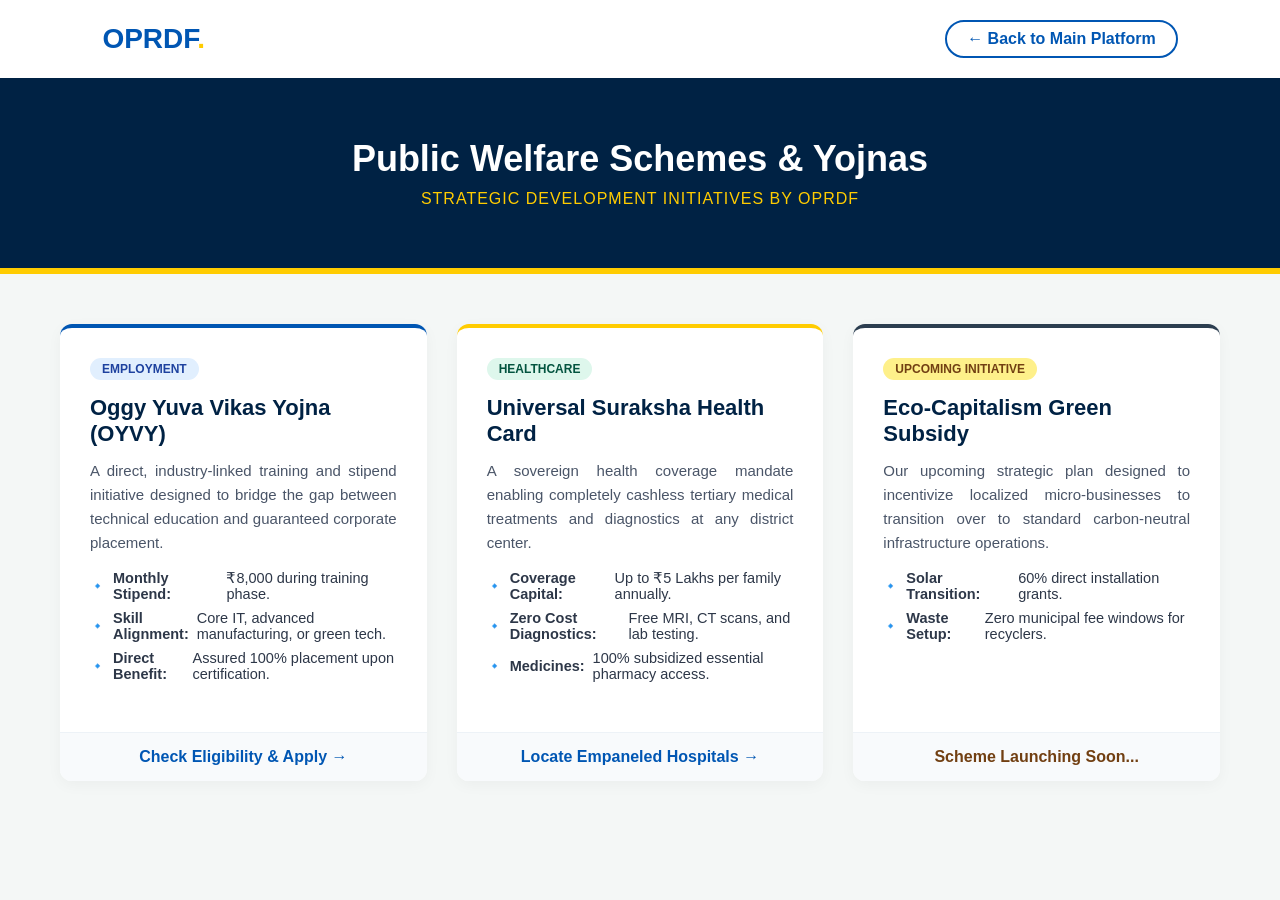
<file: schemes.html>
<!DOCTYPE html>
<html lang="en">
<head>
    <meta charset="UTF-8">
    <meta name="viewport" content="width=device-width, initial-scale=1.0">
    <title>OPRDF - Official Development Schemes & Yojnas</title>
    <style>
        * { margin: 0; padding: 0; box-sizing: border-box; font-family: 'Segoe UI', Arial, sans-serif; }
        body { background: #f4f7f6; color: #2c3e50; padding-bottom: 60px; }
        
        /* Matching Your Party Header Branding */
        header { background: #ffffff; padding: 20px 8%; display: flex; justify-content: space-between; align-items: center; box-shadow: 0 4px 12px rgba(0,0,0,0.06); }
        .logo { font-size: 28px; font-weight: 800; color: #0056b3; text-decoration: none; }
        .logo span { color: #ffcc00; }
        .back-home { color: #0056b3; font-weight: 700; text-decoration: none; border: 2px solid #0056b3; padding: 8px 20px; border-radius: 20px; transition: 0.3s; }
        .back-home:hover { background: #0056b3; color: white; }

        /* Page Banner */
        .page-title-banner { background: #002244; color: white; padding: 60px 8%; text-align: center; border-bottom: 6px solid #ffcc00; }
        .page-title-banner h1 { font-size: 36px; font-weight: 800; margin-bottom: 10px; }
        .page-title-banner p { color: #ffcc00; font-size: 16px; letter-spacing: 1px; text-transform: uppercase; }

        /* Schemes Grid System */
        .schemes-container { max-width: 1200px; margin: 50px auto; padding: 0 20px; }
        .schemes-grid { display: grid; grid-template-columns: repeat(auto-fit, minmax(320px, 1fr)); gap: 30px; }
        
        /* Individual Scheme Card Layout */
        .scheme-card { background: white; border-radius: 12px; box-shadow: 0 4px 15px rgba(0,0,0,0.04); overflow: hidden; border-top: 4px solid #0056b3; display: flex; flex-direction: column; justify-content: space-between; transition: 0.3s; }
        .scheme-card:hover { transform: translateY(-5px); box-shadow: 0 10px 25px rgba(0,0,0,0.08); }
        .scheme-content { padding: 30px; }
        .scheme-tag { display: inline-block; background: #e1effe; color: #03543f; font-size: 12px; font-weight: 700; padding: 4px 12px; border-radius: 20px; margin-bottom: 15px; text-transform: uppercase; }
        .scheme-card h3 { color: #002244; font-size: 22px; margin-bottom: 12px; font-weight: 700; }
        .scheme-card p { color: #4a5568; font-size: 15px; line-height: 1.6; text-align: justify; margin-bottom: 15px; }
        
        /* Benefit Bullet Points */
        .benefits-list { list-style: none; margin-bottom: 20px; }
        .benefits-list li { font-size: 14.5px; color: #2d3748; margin-bottom: 8px; display: flex; align-items: center; gap: 8px; }
        .benefits-list li::before { content: "🔹"; font-size: 12px; }

        /* Redirect Action Button */
        .scheme-btn { display: block; text-align: center; background: #f8fafc; color: #0056b3; padding: 15px; font-weight: 700; text-decoration: none; border-top: 1px solid #edf2f7; transition: 0.3s; }
        .scheme-btn:hover { background: #0056b3; color: white; }
    </style>
</head>
<body>

    <!-- Top Navigation Bar -->
    <header>
        <a href="index.html" class="logo">OPRDF<span>.</span></a>
        <a href="index.html" class="back-home">← Back to Main Platform</a>
    </header>

    <!-- Scheme Central Hub Title -->
    <div class="page-title-banner">
        <h1>Public Welfare Schemes & Yojnas</h1>
        <p>Strategic Development Initiatives by OPRDF</p>
    </div>

    <!-- Live Schemes Dashboard Matrix -->
    <div class="schemes-container">
        <div class="schemes-grid">

            <!-- YOJNA 1: YOUTH EMPLOYMENT -->
            <div class="scheme-card">
                <div class="scheme-content">
                    <span class="scheme-tag" style="background: #e1effe; color: #1e429f;">Employment</span>
                    <h3>Oggy Yuva Vikas Yojna (OYVY)</h3>
                    <p>A direct, industry-linked training and stipend initiative designed to bridge the gap between technical education and guaranteed corporate placement.</p>
                    <ul class="benefits-list">
                        <li><strong>Monthly Stipend:</strong> ₹8,000 during training phase.</li>
                        <li><strong>Skill Alignment:</strong> Core IT, advanced manufacturing, or green tech.</li>
                        <li><strong>Direct Benefit:</strong> Assured 100% placement upon certification.</li>
                    </ul>
                </div>
                <a href="#" class="scheme-btn">Check Eligibility & Apply →</a>
            </div>

            <!-- YOJNA 2: HEALTHCARE -->
            <div class="scheme-card" style="border-top-color: #ffcc00;">
                <div class="scheme-content">
                    <span class="scheme-tag" style="background: #def7ec; color: #03543f;">Healthcare</span>
                    <h3>Universal Suraksha Health Card</h3>
                    <p>A sovereign health coverage mandate enabling completely cashless tertiary medical treatments and diagnostics at any district center.</p>
                    <ul class="benefits-list">
                        <li><strong>Coverage Capital:</strong> Up to ₹5 Lakhs per family annually.</li>
                        <li><strong>Zero Cost Diagnostics:</strong> Free MRI, CT scans, and lab testing.</li>
                        <li><strong>Medicines:</strong> 100% subsidized essential pharmacy access.</li>
                    </ul>
                </div>
                <a href="#" class="scheme-btn">Locate Empaneled Hospitals →</a>
            </div>

            <!-- PLACEHOLDER YOJNA 3: FUTURE EXPANSION -->
            <div class="scheme-card" style="border-top-color: #2c3e50;">
                <div class="scheme-content">
                    <span class="scheme-tag" style="background: #fef08a; color: #713f12;">Upcoming Initiative</span>
                    <h3>Eco-Capitalism Green Subsidy</h3>
                    <p>Our upcoming strategic plan designed to incentivize localized micro-businesses to transition over to standard carbon-neutral infrastructure operations.</p>
                    <ul class="benefits-list">
                        <li><strong>Solar Transition:</strong> 60% direct installation grants.</li>
                        <li><strong>Waste Setup:</strong> Zero municipal fee windows for recyclers.</li>
                    </ul>
                </div>
                <a href="#" class="scheme-btn" style="color: #713f12; cursor: not-allowed;">Scheme Launching Soon...</a>
            </div>

        </div>
    </div>

</body>
</html>
</file>
